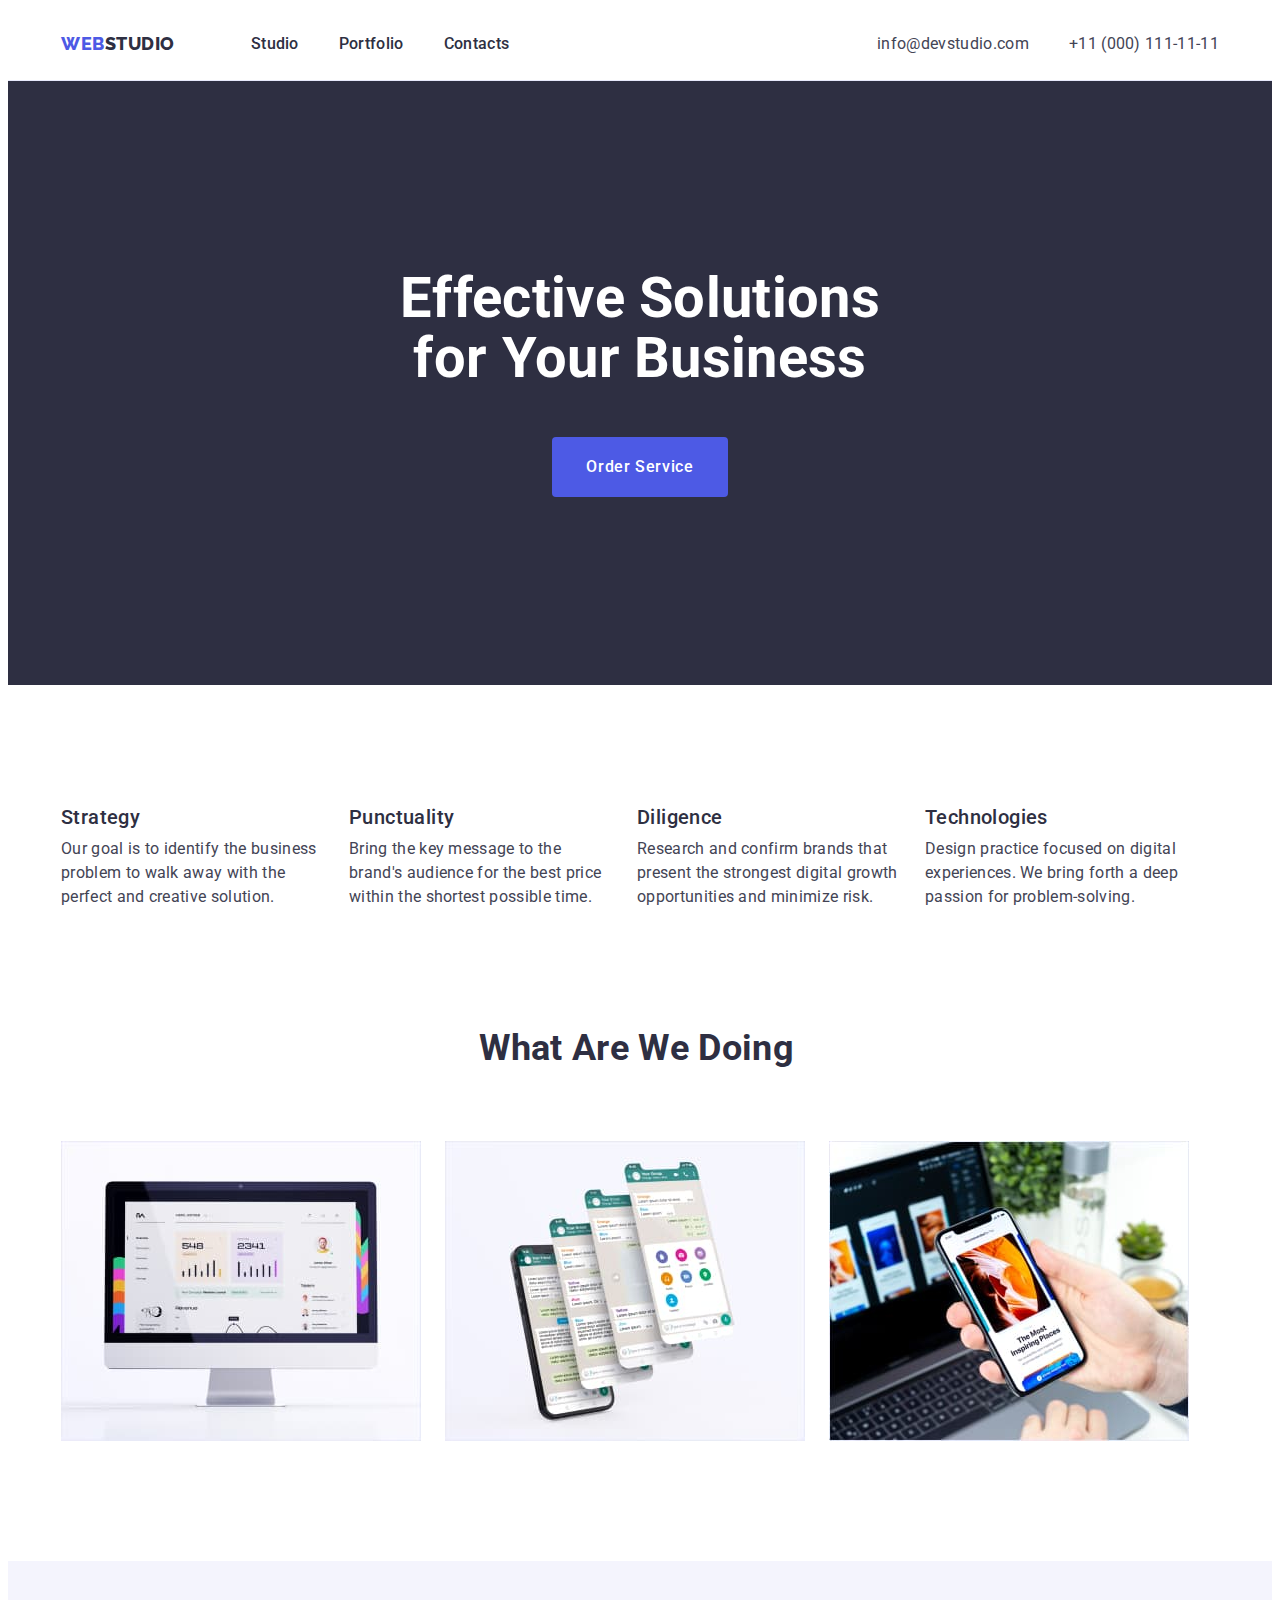
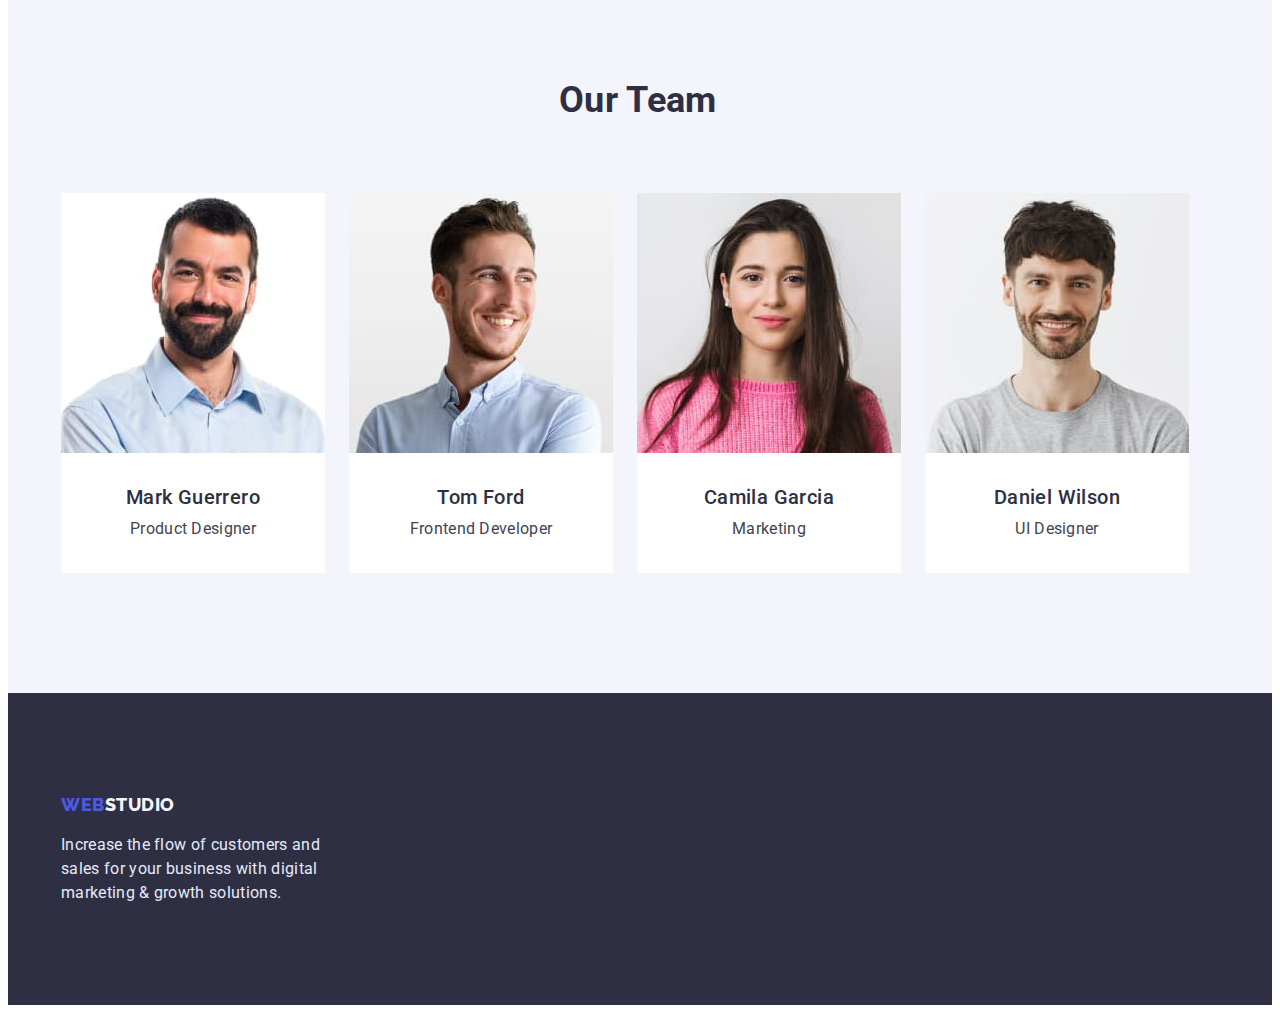
<file: index.html>
<!DOCTYPE html>
<html lang="en">
	<head>
		<meta charset="UTF-8" />
		<meta http-equiv="X-UA-Compatible" content="IE=edge" />
		<meta name="viewport" content="width=device-width, initial-scale=1.0" />
		<title>WebStudio</title>
		<link rel="preconnect" href="https://fonts.googleapis.com" />
		<link rel="preconnect" href="https://fonts.gstatic.com" crossorigin />
		<link
			href="https://fonts.googleapis.com/css2?family=Raleway:wght@800&family=Roboto:wght@400;500;700;900&display=swap"
			rel="stylesheet"
		/>
		<link
			rel="stylesheet"
			href="https://cdnjs.cloudflare.com/ajax/libs/modern-normalize/1.1.0/modern-normalize.min.css"
			integrity="sha512-wpPYUAdjBVSE4KJnH1VR1HeZfpl1ub8YT/NKx4PuQ5NmX2tKuGu6U/JRp5y+Y8XG2tV+wKQpNHVUX03MfMFn9Q=="
			crossorigin="anonymous"
			referrerpolicy="no-referrer"
		/>
		<link rel="stylesheet" href="./css/styles.css" />
	</head>
	<body>
		<!-- Header -->
		<header class="header">
			<div class="container navigation-container"
				><nav class="navigation">
					<a class="link logo" href="./index.html"><span class="logo-accent">Web</span>Studio</a>
					<ul class="list menu">
						<li class="menu-item"><a class="link menu-link" href="./index.html">Studio</a></li>
						<li class="menu-item"><a class="link menu-link" href="./portfolio.html">Portfolio</a></li>
						<li class="menu-item"><a class="link menu-link" href="">Contacts</a></li>
					</ul>
				</nav>
				<address class="contact">
					<ul class="list list-contact">
						<li class="contact-item"><a class="link mail" href="mailto:info@devstudio.com">info@devstudio.com</a></li>
						<li class="contact-item"><a class="link phone" href="tel:+110001111111">+11 (000) 111-11-11</a></li>
					</ul>
				</address></div
			>
		</header>
		<main>
			<!-- Hero section -->
			<section class="hero">
				<div class="container hero-container"
					><h1 class="hero-title">Effective Solutions for Your Business</h1>
					<button class="hero-btn" type="button">Order Service</button></div
				>
			</section>
			<!-- Our benefits -->
			<section class="benefits section">
				<div class="container"
					><h2 class="hidden-title">Our benefits</h2>
					<ul class="list benefits-list">
						<li class="benefits-list-item">
							<h3 class="benefits-subtitle">Strategy</h3>
							<p class="benefits-text">
								Our goal is to identify the business problem to walk away with the perfect and creative solution.
							</p>
						</li>
						<li class="benefits-list-item">
							<h3 class="benefits-subtitle">Punctuality</h3>
							<p class="benefits-text">
								Bring the key message to the brand's audience for the best price within the shortest possible time.
							</p>
						</li>
						<li class="benefits-list-item">
							<h3 class="benefits-subtitle">Diligence</h3>
							<p class="benefits-text">
								Research and confirm brands that present the strongest digital growth opportunities and minimize risk.
							</p>
						</li>
						<li class="benefits-list-item">
							<h3 class="benefits-subtitle">Technologies</h3>
							<p class="benefits-text">
								Design practice focused on digital experiences. We bring forth a deep passion for problem-solving.
							</p>
						</li>
					</ul></div
				>
			</section>
			<!-- What are we doing -->
			<section class="examples examples-section">
				<div class="container"
					><h2 class="examples-title">What are we doing</h2>
					<ul class="list examples-list">
						<li class="examples-list-item">
							<img src="./images/doing-1.jpg" alt="computer monitor" width="360" height="300" />
						</li>
						<li class="examples-list-item">
							<img src="./images/doing-2.jpg" alt="application on the phone" width="360" height="300" />
						</li>
						<li class="examples-list-item">
							<img src="./images/doing-3.jpg" alt="phone in hand" width="360" height="300" />
						</li> </ul
				></div>
			</section>
			<!-- Our Team -->
			<section class="page-team section">
				<div class="container"
					><h2 class="page-team-title">Our Team</h2>
					<ul class="list page-team-list">
						<li class="page-team-list-item">
							<img src="./images/portrait-1.jpg" alt="a man with a beard" width="264" height="260" />
							<div class="team-list-wrapper"
								><h3 class="page-team-subtitle">Mark Guerrero</h3> <p class="page-team-text">Product Designer</p></div
							>
						</li>
						<li class="page-team-list-item">
							<img src="./images/portrait-2.jpg" alt="a young guy dressed in a blue shirt" width="264" height="260" />
							<div class="team-list-wrapper"
								><h3 class="page-team-subtitle">Tom Ford</h3> <p class="page-team-text">Frontend Developer</p></div
							>
						</li>
						<li class="page-team-list-item">
							<img src="./images/portrait-3.jpg" alt="the girl is wearing a pink sweater" width="264" height="260" />
							<div class="team-list-wrapper"
								><h3 class="page-team-subtitle">Camila Garcia</h3> <p class="page-team-text">Marketing</p></div
							>
						</li>
						<li class="page-team-list-item">
							<img src="./images/portrait-4.jpg" alt="the guy is wearing a gray t-shirt" width="264" height="260" />
							<div class="team-list-wrapper"
								><h3 class="page-team-subtitle">Daniel Wilson</h3> <p class="page-team-text">UI Designer</p></div
							>
						</li>
					</ul></div
				>
			</section>
		</main>

		<!-- Footer -->
		<footer class="footer">
			<div class="container"
				><a class="link logo-footer" href="./index.html"><span class="logo-accent">Web</span>Studio</a>
				<p class="footer-text">
					Increase the flow of customers and sales for your business with digital marketing & growth solutions.</p
				></div
			>
		</footer>
	</body>
</html>
</file>
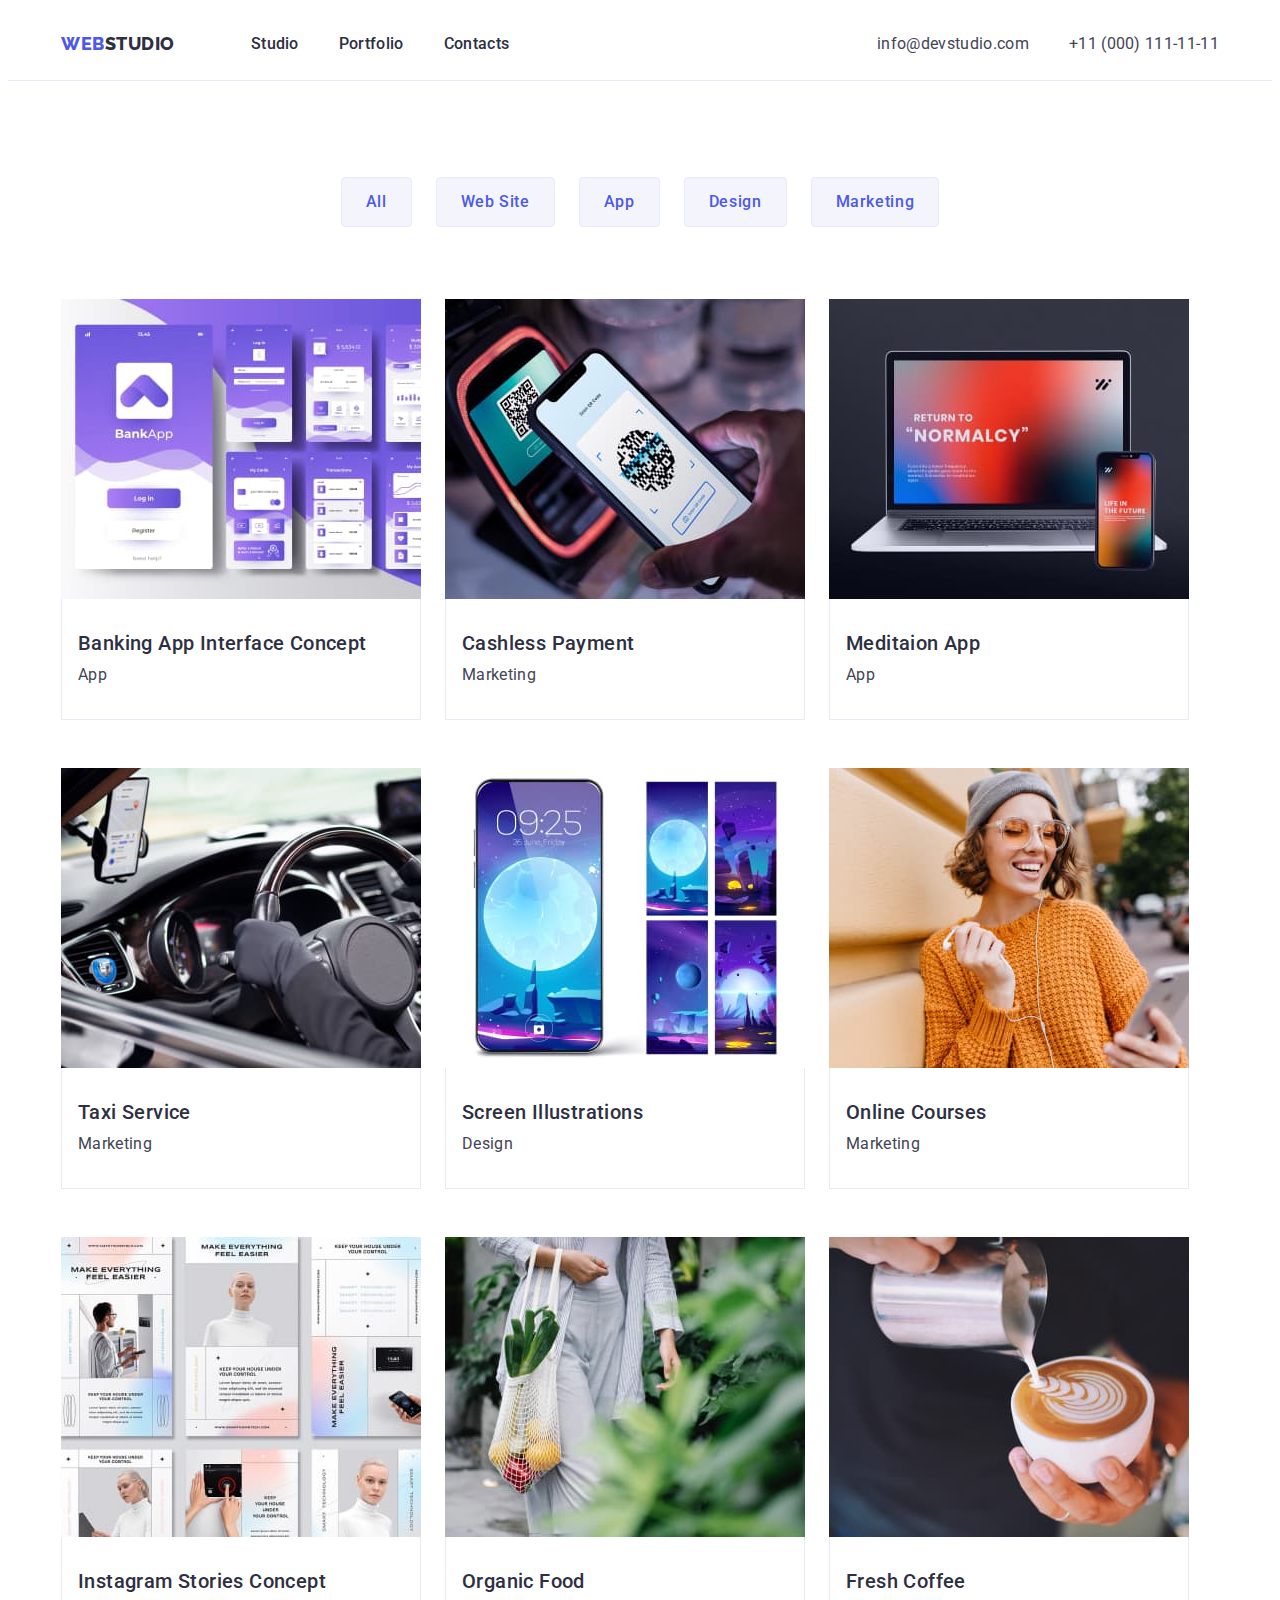
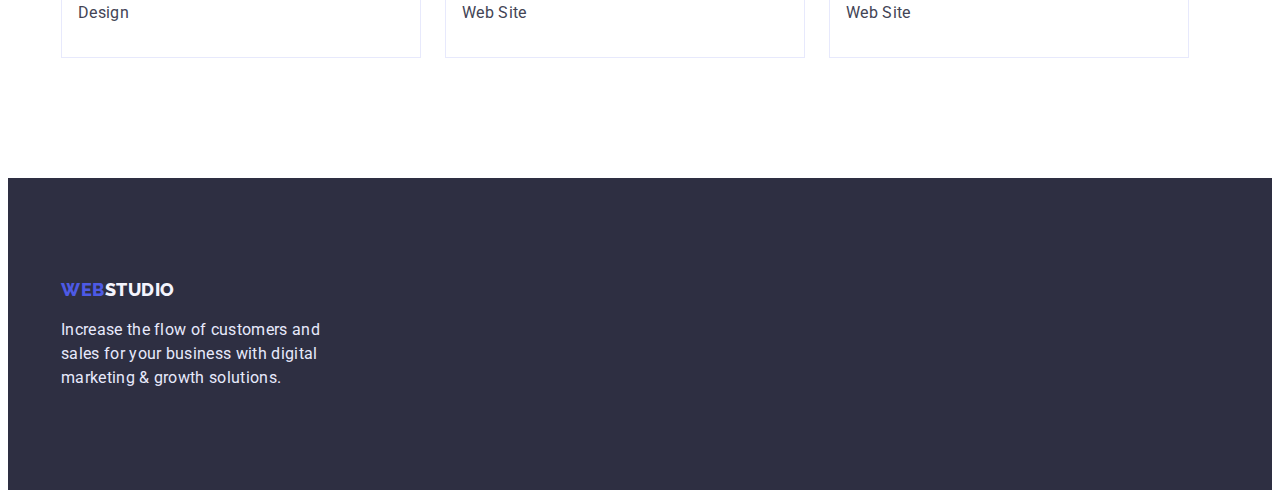
<file: portfolio.html>
<!DOCTYPE html>
<html lang="en">
	<head>
		<meta charset="UTF-8" />
		<meta http-equiv="X-UA-Compatible" content="IE=edge" />
		<meta name="viewport" content="width=device-width, initial-scale=1.0" />
		<title>Portfolio</title>
		<link rel="preconnect" href="https://fonts.googleapis.com" />
		<link rel="preconnect" href="https://fonts.gstatic.com" crossorigin />
		<link
			href="https://fonts.googleapis.com/css2?family=Raleway:wght@800&family=Roboto:wght@400;500;700;900&display=swap"
			rel="stylesheet"
		/>
		<link
			rel="stylesheet"
			href="https://cdnjs.cloudflare.com/ajax/libs/modern-normalize/1.1.0/modern-normalize.min.css"
			integrity="sha512-wpPYUAdjBVSE4KJnH1VR1HeZfpl1ub8YT/NKx4PuQ5NmX2tKuGu6U/JRp5y+Y8XG2tV+wKQpNHVUX03MfMFn9Q=="
			crossorigin="anonymous"
			referrerpolicy="no-referrer"
		/>
		<link rel="stylesheet" href="./css/styles.css" />
	</head>
	<body>
		<!-- Header -->
		<header class="header">
			<div class="container navigation-container"
				><nav class="navigation">
					<a class="link logo" href="./index.html"><span class="logo-accent">Web</span>Studio</a>
					<ul class="list menu">
						<li class="menu-item"><a class="link menu-link" href="./index.html">Studio</a></li>
						<li class="menu-item"><a class="link menu-link" href="./portfolio.html">Portfolio</a></li>
						<li class="menu-item"><a class="link menu-link" href="">Contacts</a></li>
					</ul>
				</nav>
				<address class="contact">
					<ul class="list list-contact">
						<li class="contact-item"><a class="link mail" href="mailto:info@devstudio.com">info@devstudio.com</a></li>
						<li class="contact-item"><a class="link phone" href="tel:+110001111111">+11 (000) 111-11-11</a></li>
					</ul>
				</address></div
			>
		</header>
		<main>
			<!-- Portfolio -->
			<section class="portfolio">
				<div class="container"
					><h1 class="hidden-title">Portfolio</h1>
					<ul class="list portfolio-list">
						<li class="portfolio-list-item"><button class="portfolio-btn" type="button">All</button></li>
						<li class="portfolio-list-item"><button class="portfolio-btn" type="button">Web Site</button></li>
						<li class="portfolio-list-item"><button class="portfolio-btn" type="button">App</button></li>
						<li class="portfolio-list-item"><button class="portfolio-btn" type="button">Design</button></li>
						<li class="portfolio-list-item"><button class="portfolio-btn" type="button">Marketing</button></li>
					</ul>
					<ul class="list portfolio-examples">
						<li class="portfolio-examples-item"
							><a class="link" href=""
								><img src="./images/banking-app.jpg" alt="Banking App interface" width="360" height="300" />
								<div class="portfolio-examples-wrapper"
									><h2 class="portfolio-subtitle">Banking App Interface Concept</h2>
									<p class="portfolio-text">App</p></div
								></a
							></li
						>
						<li class="portfolio-examples-item"
							><a class="link" href=""
								><img
									src="./images/cashless-payment.jpg"
									alt="illustration of cashless payment"
									width="360"
									height="300"
								/>
								<div class="portfolio-examples-wrapper">
									<h2 class="portfolio-subtitle">Cashless Payment</h2>
									<p class="portfolio-text">Marketing</p>
								</div></a
							>
						</li>
						<li class="portfolio-examples-item"
							><a class="link" href=""
								><img src="./images/meditaion-app.jpg" alt="Meditaion app" width="360" height="300" />
								<div class="portfolio-examples-wrapper"
									><h2 class="portfolio-subtitle">Meditaion App</h2> <p class="portfolio-text">App</p></div
								></a
							></li
						>
						<li class="portfolio-examples-item"
							><a class="link" href=""
								><img src="./images/taxi.jpg" alt="a person driving a car" width="360" height="300" />
								<div class="portfolio-examples-wrapper"
									><h2 class="portfolio-subtitle">Taxi Service</h2> <p class="portfolio-text">Marketing</p></div
								></a
							></li
						>
						<li class="portfolio-examples-item">
							<a class="link" href=""
								><img src="./images/screen.jpg" alt="Screen illustrations on phone" width="360" height="300" />
								<div class="portfolio-examples-wrapper"
									><h2 class="portfolio-subtitle">Screen Illustrations</h2> <p class="portfolio-text">Design</p></div
								></a
							>
						</li>
						<li class="portfolio-examples-item">
							<a class="link" href=""
								><img src="./images/online-courses.jpg" alt="a girl with a phone" width="360" height="300" />
								<div class="portfolio-examples-wrapper"
									><h2 class="portfolio-subtitle">Online Courses</h2> <p class="portfolio-text">Marketing</p></div
								></a
							>
						</li>
						<li class="portfolio-examples-item">
							<a class="link" href=""
								><img
									src="./images/instagram-stories.jpg"
									alt="screenshots of Instagram stories"
									width="360"
									height="300"
								/>
								<div class="portfolio-examples-wrapper"
									><h2 class="portfolio-subtitle">Instagram Stories Concept</h2>
									<p class="portfolio-text">Design</p></div
								></a
							>
						</li>
						<li class="portfolio-examples-item">
							<a class="link" href=""
								><img src="./images/organic-food.jpg" alt="girl with fruit" width="360" height="300" />
								<div class="portfolio-examples-wrapper"
									><h2 class="portfolio-subtitle">Organic Food</h2> <p class="portfolio-text">Web Site</p></div
								></a
							>
						</li>
						<li class="portfolio-examples-item">
							<a class="link" href=""
								><img src="./images/coffee.jpg" alt="a man makes coffee" width="360" height="300" />
								<div class="portfolio-examples-wrapper"
									><h2 class="portfolio-subtitle">Fresh Coffee</h2> <p class="portfolio-text">Web Site</p></div
								></a
							>
						</li>
					</ul></div
				>
			</section>
		</main>
		<!-- Footer -->
		<footer class="footer">
			<div class="container"
				><a class="link logo-footer" href="./index.html"><span class="logo-accent">Web</span>Studio</a>
				<p class="footer-text">
					Increase the flow of customers and sales for your business with digital marketing & growth solutions.</p
				></div
			>
		</footer>
	</body>
</html>
</file>
<file: css/styles.css>
:root {
	--primary-font: "Roboto", sans-serif;
	--secondary-font: "Raleway", sans-serif;
	--primary-text-color: #2e2f42;
	--secondary-text-color: #434455;
	--footer-text-color: #e7e9fc;
	--active-color: #404bbf;
	--brand-color: #4d5ae5;
	--primari-page-color: #ffffff;
	--secondary-page-color: #f4f4fd;
	--border-color: #e7e9fc;
}
h1,
h2,
h3,
h4,
h5,
h6,
p {
	margin-top: 0;
	margin-bottom: 0;
}
ul,
ol {
	margin: 0;
	padding: 0;
}
img {
	display: block;
	max-width: 100%;
	height: auto;
}
.container {
	width: 1158px;
	margin-left: auto;
	margin-right: auto;
	padding-left: 15px;
	padding-right: 15px;
}
.section {
	padding-top: 120px;
	padding-bottom: 120px;
}
.examples-section {
	padding-bottom: 120px;
}
body {
	font-family: var(--primary-font);
	color: var(--primary-text-color);
	font-size: 16px;
	font-weight: 400;
	line-height: 1.5;
	letter-spacing: 0.02em;
}
.list {
	list-style: none;
}
.link {
	text-decoration: none;
}
/* Header */
.header {
	border-bottom: 1px solid var(--border-color);
}
.navigation-container {
	display: flex;
	align-items: center;
}
.navigation {
	display: flex;
	align-items: center;
}
.menu {
	display: flex;
	align-items: center;
}
.menu-item:not(:last-child) {
	margin-right: 40px;
}
.list-contact {
	display: flex;
	align-items: center;
}

.logo {
	margin-right: 76px;
	padding-top: 24px;
	padding-bottom: 24px;
	font-family: var(--secondary-font);
	font-style: normal;
	font-weight: 800;
	font-size: 18px;
	line-height: 1.33;
	display: flex;
	align-items: center;
	letter-spacing: 0.03em;
	text-transform: uppercase;
	color: var(--primary-text-color);
}
.logo-accent {
	color: var(--brand-color);
}
.menu-link {
	padding-top: 24px;
	padding-bottom: 24px;
	color: var(--primary-text-color);
	font-weight: 500;
}
.menu-link:hover,
.menu-link:focus {
	color: var(--active-color);
}
.contact {
	margin-left: auto;
}
.contact-item:not(:last-child) {
	margin-right: 40px;
}

.mail,
.phone {
	padding-top: 24px;
	padding-bottom: 24px;
	font-style: normal;
	color: var(--secondary-text-color);
}
.mail:hover,
.mail:focus,
.phone:hover,
.phone:focus {
	color: var(--active-color);
}
/* Hero section */
.hero {
	background-color: var(--primary-text-color);
	padding-top: 188px;
	padding-bottom: 188px;
}
.hero-title {
	font-weight: 700;
	font-size: 56px;
	line-height: 1.07;
	color: var(--primari-page-color);
	margin-bottom: 48px;
	width: 496px;
	margin-left: auto;
	margin-right: auto;
}
.hero-container {
	text-align: center;
}
.hero-btn {
	font-family: inherit;
	font-size: 16px;
	font-weight: 500;
	line-height: 1.5;
	letter-spacing: 0.04em;
	color: var(--primari-page-color);
	background-color: var(--brand-color);
	margin-left: auto;
	margin-right: auto;
	cursor: pointer;
	max-width: 105;
	padding: 16px 32px;
	border-radius: 4px;
	border-color: transparent;
}
.hero-btn:hover,
.hero-btn:focus {
	background-color: var(--active-color);
}
/* Our benefits */
.hidden-title {
	position: absolute;
	white-space: nowrap;
	width: 1px;
	height: 1px;
	overflow: hidden;
	border: 0;
	padding: 0;
	clip: rect(0 0 0 0);
	-webkit-clip-path: inset(50%);
	clip-path: inset(50%);
	margin: -1px;
}

.benefits-list {
	display: flex;
	align-items: center;
}

.benefits-list-item {
	width: 264px;
}

.benefits-list-item:not(:last-child) {
	margin-right: 24px;
}

.benefits-subtitle {
	font-weight: 500;
	font-size: 20px;
	line-height: 1.2;
	letter-spacing: 0.02em;
	margin-bottom: 8px;
}
.benefits-text {
	color: var(--secondary-text-color);
}
/* What are we doing */
.examples-title {
	width: 323px;
	margin-left: auto;
	margin-right: auto;
}

.examples-title,
.page-team-title {
	font-weight: 700;
	font-size: 36px;
	line-height: 1.11;
	text-transform: capitalize;
	margin-bottom: 72px;
}
.examples-list {
	display: flex;
	flex-wrap: wrap;
	gap: 24px;
}
.examples-list-item {
	flex-basis: 360px;
}

/* Our Team */
.page-team-title {
	width: 162px;
	margin-right: auto;
	margin-left: auto;
}
.page-team {
	background-color: var(--secondary-page-color);
}
.page-team-list {
	text-align: center;
	display: flex;
	flex-wrap: wrap;
	gap: 24px;
}

.page-team-list-item {
	background-color: var(--primari-page-color);
	flex-basis: 264px;
}
.page-team-subtitle {
	font-weight: 500;
	font-size: 20px;
	line-height: 1.2;
	letter-spacing: 0.02em;
	margin-bottom: 8px;
}
.page-team-text {
	color: var(--secondary-text-color);
}
.team-list-wrapper {
	padding-top: 32px;
	padding-bottom: 32px;
}

/* Footer */
.logo-footer {
	font-family: var(--secondary-font);
	font-style: normal;
	font-weight: 800;
	font-size: 18px;
	line-height: 1.33;
	display: flex;
	align-items: center;
	letter-spacing: 0.03em;
	text-transform: uppercase;
	color: var(--secondary-page-color);
	margin-bottom: 16px;
}
.footer {
	padding-top: 100px;
	padding-bottom: 100px;
	background-color: var(--primary-text-color);
}
.footer-text {
	color: var(--footer-text-color);
	width: 264px;
}
/* Portfolio */
.portfolio {
	padding-top: 96px;
	padding-bottom: 120px;
}
.portfolio-btn {
	font-family: inherit;
	font-size: 16px;
	font-weight: 500;
	line-height: 1.5;
	display: flex;
	align-items: center;
	text-align: center;
	letter-spacing: 0.04em;
	color: var(--brand-color);
	background-color: var(--secondary-page-color);
	border: 1px solid var(--border-color);
	border-radius: 4px;
	cursor: pointer;
	padding: 12px 24px;
}
.portfolio-btn:active,
.portfolio-btn:hover,
.portfolio-btn:focus {
	background: var(--active-color);
	color: var(--primari-page-color);
	border-color: var(--active-color);
}

.portfolio-list {
	display: flex;
	align-items: center;
	justify-content: center;
	margin-bottom: 72px;
}
.portfolio-list-item:not(:last-child) {
	margin-right: 24px;
}

.portfolio-examples {
	display: flex;
	flex-wrap: wrap;
	gap: 48px;
	column-gap: 24px;
}

.portfolio-examples-item {
	flex-basis: 360px;
}
.portfolio-examples-wrapper {
	padding: 32px 16px;
	border: 1px solid var(--border-color);
	border-top: none;
}

.portfolio-subtitle {
	color: var(--primary-text-color);
	font-weight: 500;
	font-size: 20px;
	line-height: 1.2;
	letter-spacing: 0.02em;
	margin-bottom: 8px;
}
.portfolio-text {
	color: var(--secondary-text-color);
}
</file>
